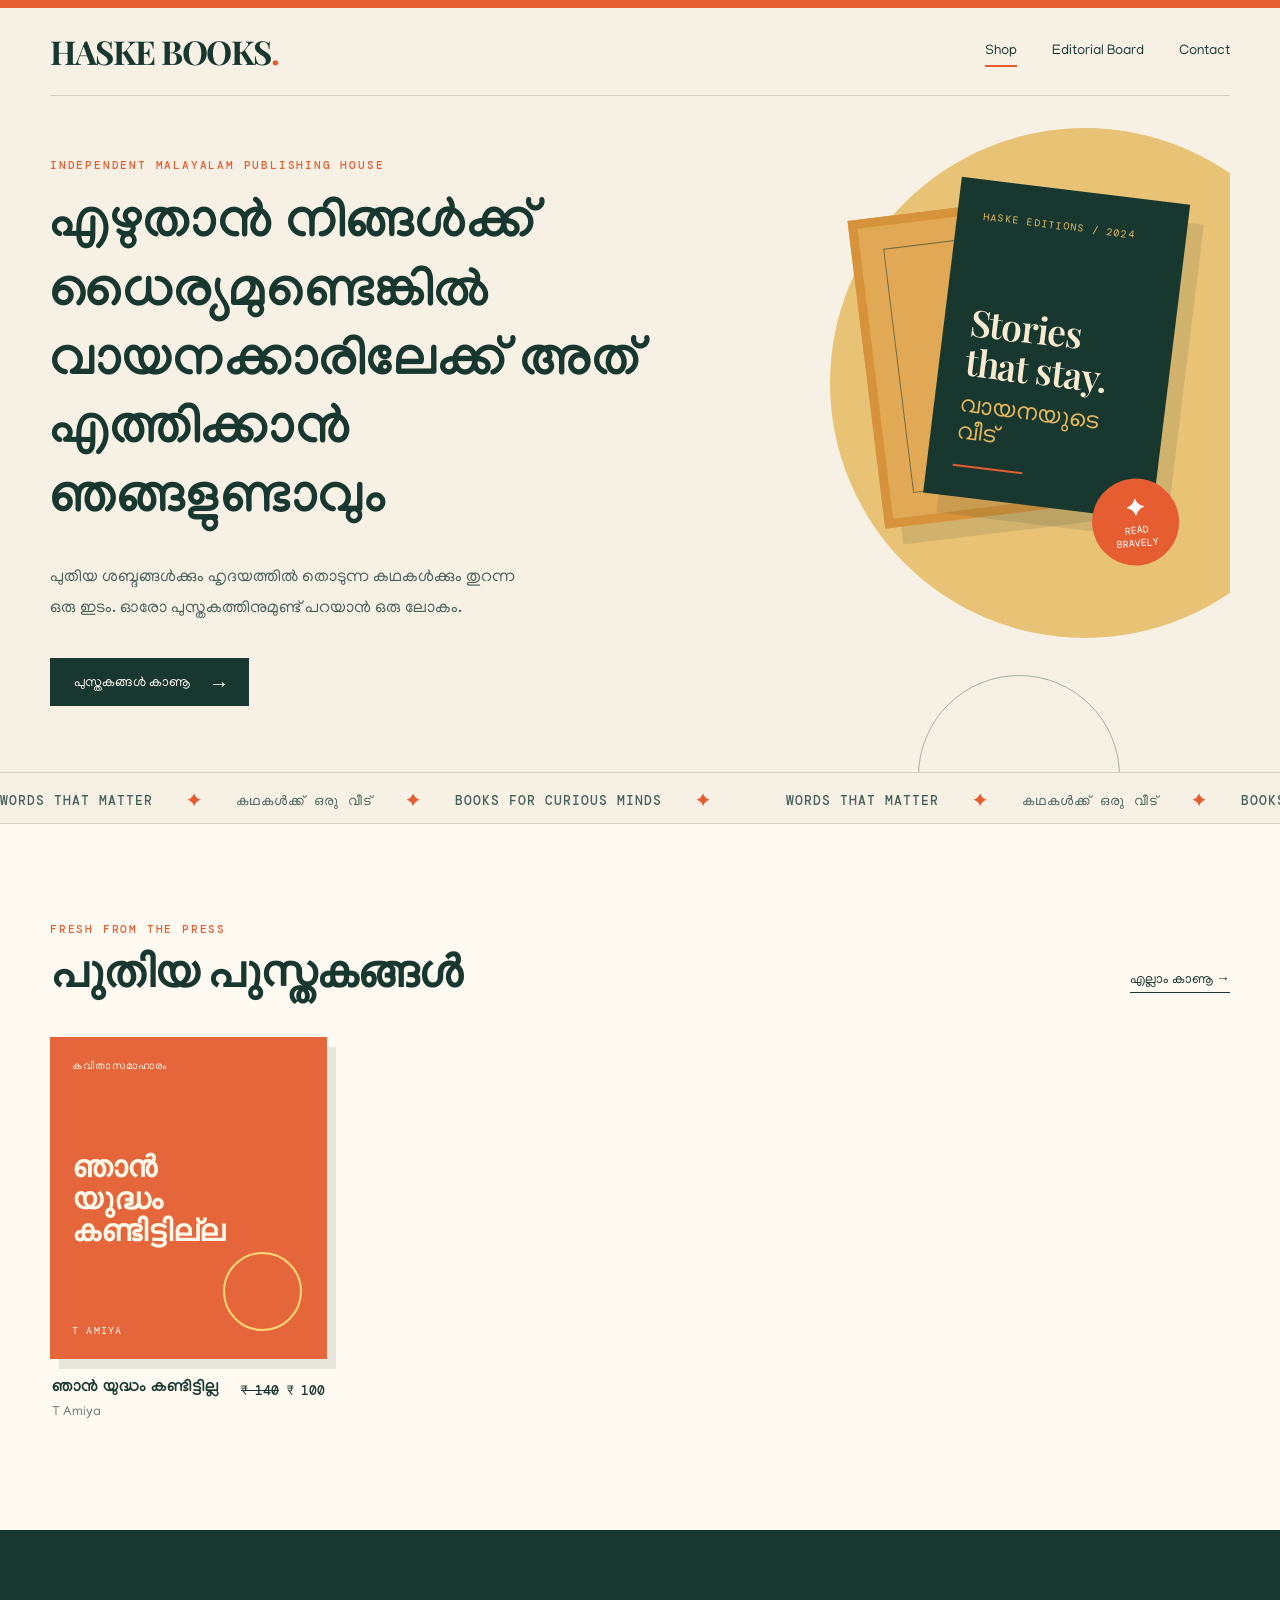
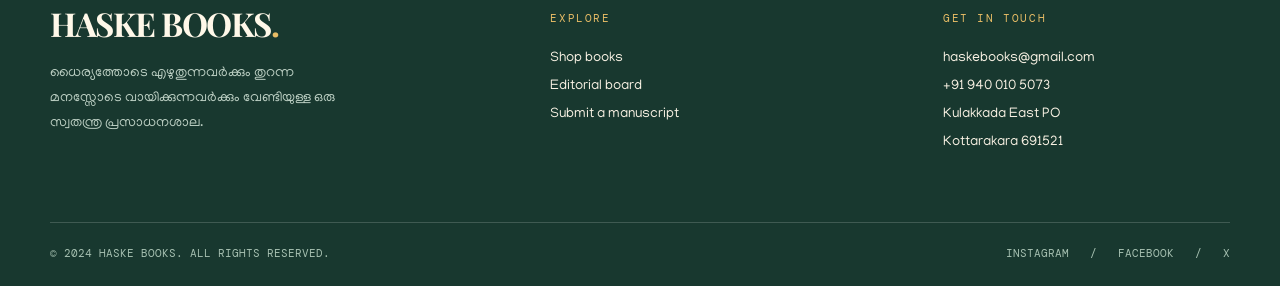
<file: index.html>
<!doctype html>
<html lang="ml">
  <head>
    <meta charset="UTF-8" />
    <meta name="viewport" content="width=device-width, initial-scale=1.0" />
    <title>Haske Books — കഥകൾക്ക് ഒരു വീട്</title>
    <link rel="preconnect" href="https://fonts.googleapis.com" />
    <link rel="preconnect" href="https://fonts.gstatic.com" crossorigin />
    <link
      href="https://fonts.googleapis.com/css2?family=DM+Mono:wght@400;500&family=Manjari:wght@400;700&family=Playfair+Display:ital,wght@0,500;0,600;0,700;1,500&display=swap"
      rel="stylesheet"
    />
    <link rel="stylesheet" href="style.css" />
    <script src="script.js" defer></script>
  </head>
  <body>
    <div class="topline"></div>
    <header class="shell">
      <nav>
        <a class="logo" href="#home">HASKE BOOKS<span>.</span></a>
        <div class="navlinks" id="primary-nav">
          <a class="active" href="#shop">Shop</a
          ><a href="editorial.html">Editorial Board</a
          ><a href="#contact">Contact</a>
        </div>
        <button
          class="menu-toggle"
          type="button"
          aria-label="Open navigation menu"
          aria-controls="primary-nav"
          aria-expanded="false"
        >
          ☰
        </button>
      </nav>
    </header>
    <main id="home">
      <section class="hero shell">
        <div class="hero-copy">
          <div class="eyebrow">Independent Malayalam publishing house</div>
          <h1>
            എഴുതാൻ നിങ്ങൾക്ക് ധൈര്യമുണ്ടെങ്കിൽ വായനക്കാരിലേക്ക് അത് എത്തിക്കാൻ
            ഞങ്ങളുണ്ടാവും
          </h1>
          <p>
            പുതിയ ശബ്ദങ്ങൾക്കും ഹൃദയത്തിൽ തൊടുന്ന കഥകൾക്കും തുറന്ന ഒരു ഇടം. ഓരോ
            പുസ്തകത്തിനുമുണ്ട് പറയാൻ ഒരു ലോകം.
          </p>
          <a href="#shop" class="button"
            >പുസ്തകങ്ങൾ കാണൂ <span class="arrow">→</span></a
          >
        </div>
        <div class="hero-art" aria-label="A stack of books">
          <div class="book-stack">
            <div class="back-book"></div>
            <div class="front-book">
              <small>HASKE EDITIONS / 2024</small
              ><strong>Stories<br />that stay.</strong><em>വായനയുടെ വീട്</em
              ><i></i>
            </div>
            <div class="stamp"><b>✦</b>READ<br />BRAVELY</div>
          </div>
        </div>
      </section>
      <div
        class="marquee"
        aria-label="Words that matter · കഥകൾക്ക് ഒരു വീട് · Books for curious minds"
      >
        <div class="marquee-track">
          <div class="marquee-content">
            WORDS THAT MATTER <span class="separator">✦</span> കഥകൾക്ക് ഒരു വീട്
            <span class="separator">✦</span> BOOKS FOR CURIOUS MINDS
            <span class="separator">✦</span>
          </div>
          <div class="marquee-content" aria-hidden="true">
            WORDS THAT MATTER <span class="separator">✦</span> കഥകൾക്ക് ഒരു വീട്
            <span class="separator">✦</span> BOOKS FOR CURIOUS MINDS
            <span class="separator">✦</span>
          </div>
        </div>
      </div>
      <section class="books" id="shop">
        <div class="shell">
          <div class="section-head">
            <div>
              <div class="eyebrow">Fresh from the press</div>
              <h2>പുതിയ പുസ്തകങ്ങൾ</h2>
            </div>
            <a class="view-all" href="#shop">എല്ലാം കാണൂ →</a>
          </div>
          <div class="books-grid">
            <a class="book-card" href="njnUdham.html"
              ><div class="cover one">
                <small>കവിതാസമാഹാരം</small>
                <div class="cover-title">ഞാൻ യുദ്ധം കണ്ടിട്ടില്ല</div>
                <small>T AMIYA</small>
              </div>
              <div class="book-meta">
                <div>
                  <h3>ഞാൻ യുദ്ധം കണ്ടിട്ടില്ല</h3>
                  <p>T Amiya</p>
                </div>
                <div class="price"><del>₹ 140</del> ₹ 100</div>
              </div></a
            >
            <!-- Future book cards
      <article class="book-card"><div class="cover two"><small>ESSAYS / 04</small><div class="cover-title">Notes from the Rain</div><small>R. ANAND</small></div><div class="book-meta"><div><h3>മഴക്കുറിപ്പുകൾ</h3><p>ആർ. ആനന്ദ്</p></div><div class="price">₹ 350</div></div></article>
      <article class="book-card"><div class="cover three"><small>POETRY / 11</small><div class="cover-title">Between<br>Two Seas</div><small>MAYA S.</small></div><div class="book-meta"><div><h3>രണ്ട് കടലുകൾക്കിടയിൽ</h3><p>മായ എസ്.</p></div><div class="price">₹ 299</div></div></article>
      <article class="book-card"><div class="cover four"><small>TRANSLATION / 07</small><div class="cover-title">A Room<br>of Mangoes</div><small>N. VINOD</small></div><div class="book-meta"><div><h3>മാമ്പഴങ്ങളുടെ മുറി</h3><p>എൻ. വിനോദ്</p></div><div class="price">₹ 420</div></div></article>
      -->
          </div>
        </div>
      </section>
    </main>
    <footer id="contact">
      <div class="shell">
        <div class="footer-main">
          <div class="footer-intro">
            <a class="logo" href="#home">HASKE BOOKS<span>.</span></a>
            <p>
              ധൈര്യത്തോടെ എഴുതുന്നവർക്കും തുറന്ന മനസ്സോടെ വായിക്കുന്നവർക്കും
              വേണ്ടിയുള്ള ഒരു സ്വതന്ത്ര പ്രസാധനശാല.
            </p>
          </div>
          <div class="footer-col" id="board">
            <h4>EXPLORE</h4>
            <a href="#shop">Shop books</a
            ><a href="editorial.html">Editorial board</a
            ><a href="#home">Submit a manuscript</a>
          </div>
          <div class="footer-col">
            <h4>GET IN TOUCH</h4>
            <p>haskebooks@gmail.com</p>
            <p>+91 940 010 5073</p>
            <p>Kulakkada East PO<br />Kottarakara 691521</p>
          </div>
        </div>
        <div class="footer-bottom">
          <span>© 2024 HASKE BOOKS. ALL RIGHTS RESERVED.</span
          ><span
            ><a
              href="https://www.instagram.com/haskebooks?utm_source=ig_web_button_share_sheet&amp;stkn=ZDNlZDc0MzIxNw=="
              target="_blank"
              rel="noopener noreferrer"
              >INSTAGRAM</a
            >
            &nbsp; / &nbsp;
            <a
              href="https://www.facebook.com/HASKE.Foundation"
              target="_blank"
              rel="noopener noreferrer"
              >FACEBOOK</a
            >
            &nbsp; / &nbsp; X</span
          >
        </div>
      </div>
    </footer>
  </body>
</html>
</file>
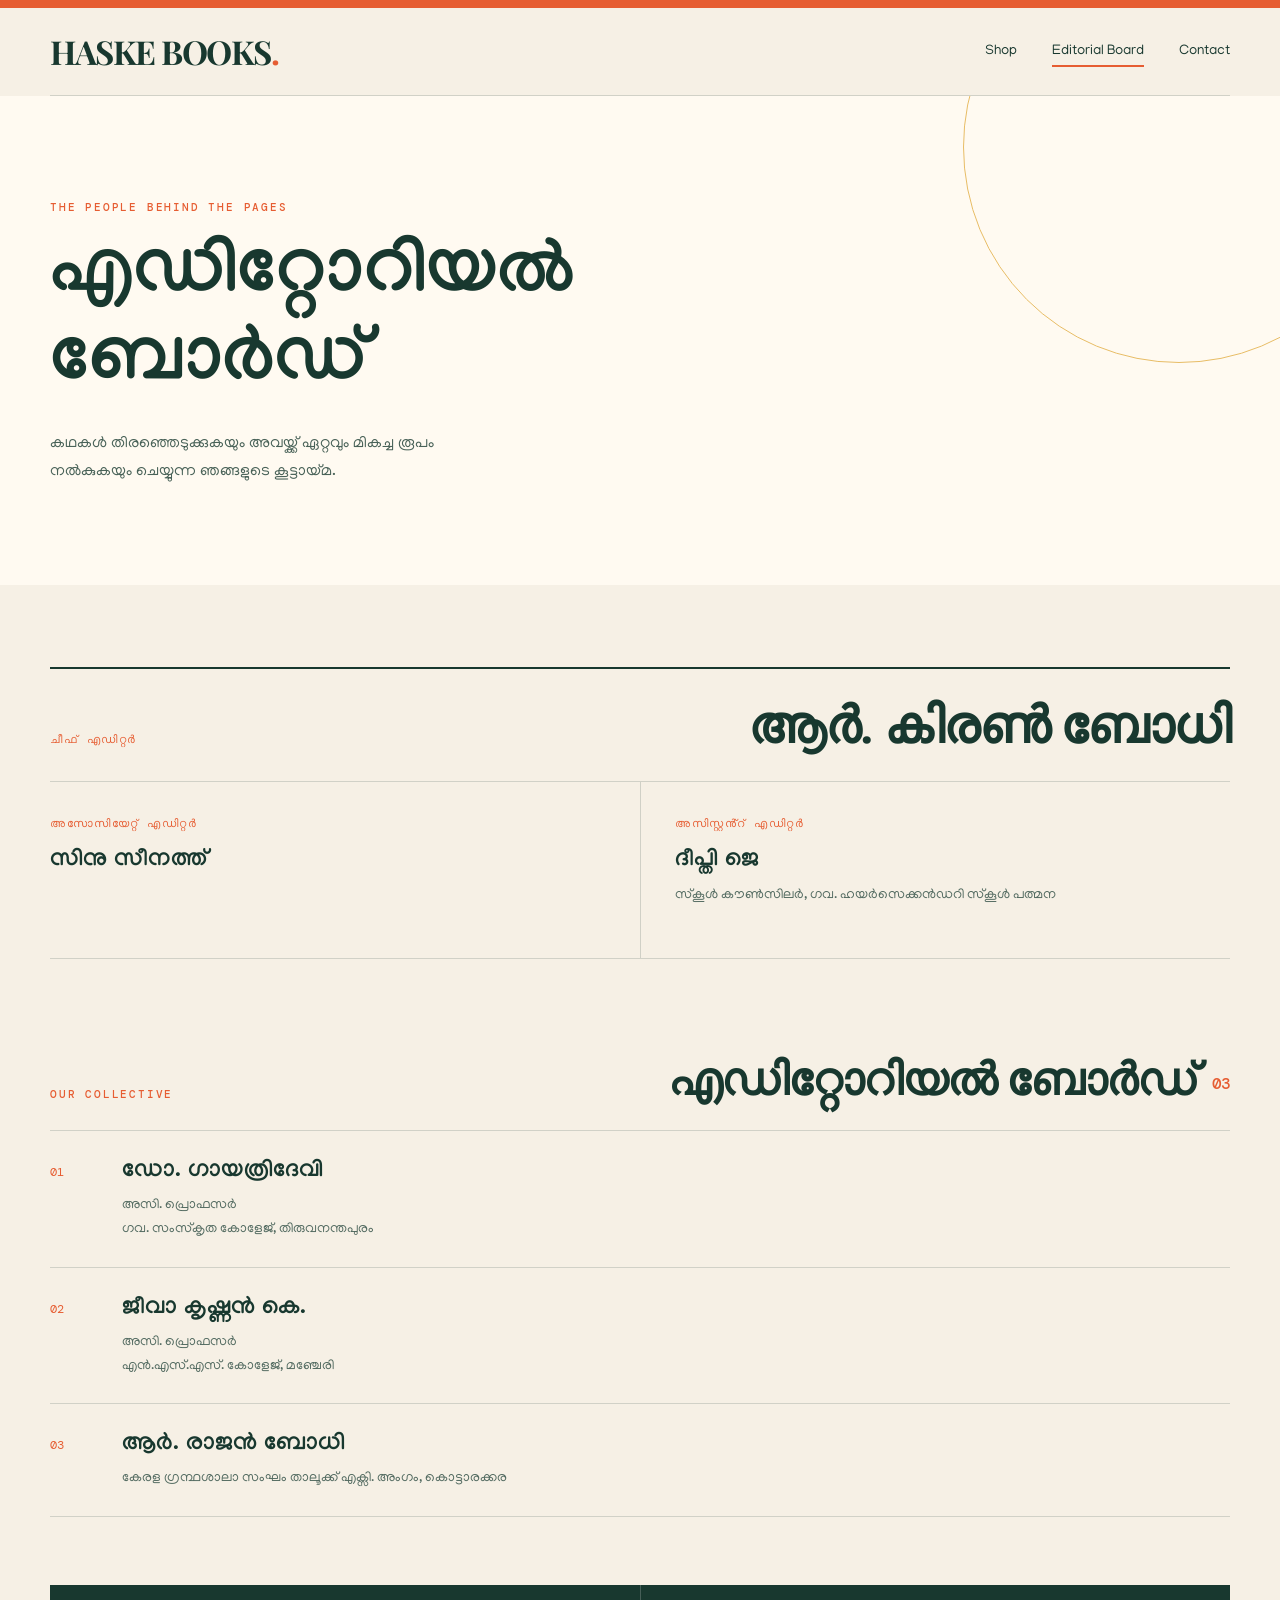
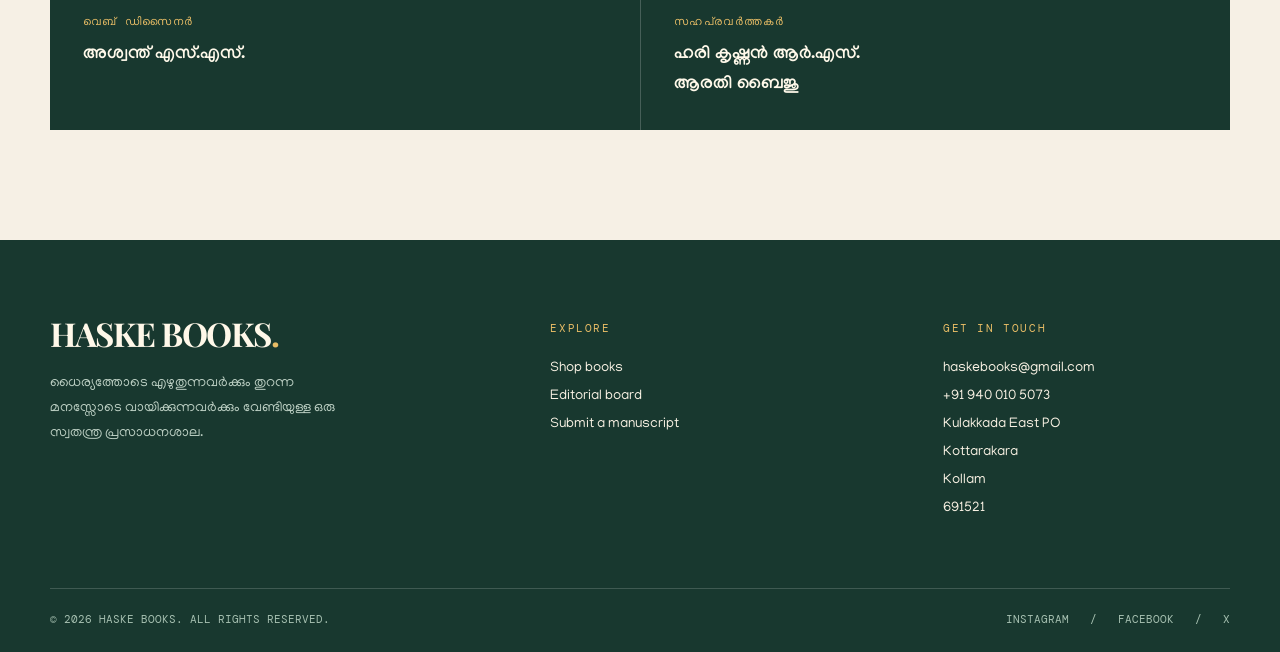
<file: editorial.html>
<!doctype html>
<html lang="ml">
  <head>
    <meta charset="UTF-8" />
    <meta name="viewport" content="width=device-width, initial-scale=1.0" />
    <title>Editorial Board — Haske Books</title>
    <link rel="preconnect" href="https://fonts.googleapis.com" />
    <link rel="preconnect" href="https://fonts.gstatic.com" crossorigin />
    <link
      href="https://fonts.googleapis.com/css2?family=DM+Mono:wght@400;500&family=Manjari:wght@400;700&family=Playfair+Display:ital,wght@0,500;0,600;0,700;1,500&display=swap"
      rel="stylesheet"
    />
    <link rel="stylesheet" href="style.css" />
    <script src="script.js" defer></script>
  </head>
  <body>
    <div class="topline"></div>
    <header class="shell">
      <nav>
        <a class="logo" href="index.html">HASKE BOOKS<span>.</span></a>
        <div class="navlinks" id="primary-nav">
          <a href="index.html#shop">Shop</a>
          <a class="active" href="editorial.html">Editorial Board</a>
          <a href="index.html#contact">Contact</a>
        </div>
        <button
          class="menu-toggle"
          type="button"
          aria-label="Open navigation menu"
          aria-controls="primary-nav"
          aria-expanded="false"
        >
          ☰
        </button>
      </nav>
    </header>

    <main>
      <section class="editorial-hero">
        <div class="shell">
          <div class="eyebrow">The people behind the pages</div>
          <h1>എഡിറ്റോറിയൽ<br />ബോർഡ്</h1>
          <p>
            കഥകൾ തിരഞ്ഞെടുക്കുകയും അവയ്ക്ക് ഏറ്റവും മികച്ച രൂപം നൽകുകയും
            ചെയ്യുന്ന ഞങ്ങളുടെ കൂട്ടായ്മ.
          </p>
        </div>
      </section>

      <section class="editorial-list shell">
        <article class="team-feature">
          <div class="role">ചീഫ് എഡിറ്റർ</div>
          <h2>ആർ. കിരൺ ബോധി</h2>
        </article>

        <div class="team-grid">
          <article class="team-card">
            <div class="role">അസോസിയേറ്റ് എഡിറ്റർ</div>
            <h3>സിനു സീനത്ത്</h3>
          </article>
          <article class="team-card">
            <div class="role">അസിസ്റ്റൻ്റ് എഡിറ്റർ</div>
            <h3>ദീപ്തി ജെ</h3>
            <p>സ്കൂൾ കൗൺസിലർ, ഗവ. ഹയർസെക്കൻഡറി സ്കൂൾ പത്മന</p>
          </article>
        </div>

        <section class="board-members">
          <div class="board-heading">
            <div class="eyebrow">Our collective</div>
            <h2>എഡിറ്റോറിയൽ ബോർഡ് <span>03</span></h2>
          </div>
          <ol>
            <li>
              <span class="number">01</span>
              <div>
                <h3>ഡോ. ഗായത്രിദേവി</h3>
                <p>അസി. പ്രൊഫസർ<br />ഗവ. സംസ്കൃത കോളേജ്, തിരുവനന്തപുരം</p>
              </div>
            </li>
            <li>
              <span class="number">02</span>
              <div>
                <h3>ജീവാ കൃഷ്ണൻ കെ.</h3>
                <p>അസി. പ്രൊഫസർ<br />എൻ.എസ്.എസ്. കോളേജ്, മഞ്ചേരി</p>
              </div>
            </li>
            <li>
              <span class="number">03</span>
              <div>
                <h3>ആർ. രാജൻ ബോധി</h3>
                <p>കേരള ഗ്രന്ഥശാലാ സംഘം താലൂക്ക് എക്സി. അംഗം, കൊട്ടാരക്കര</p>
              </div>
            </li>
          </ol>
        </section>

        <section class="credits">
          <div><span>വെബ് ഡിസൈനർ</span><strong>അശ്വന്ത് എസ്.എസ്.</strong></div>
          <div>
            <span>സഹപ്രവർത്തകർ</span
            ><strong>ഹരി കൃഷ്ണൻ ആർ.എസ്.<br />ആരതി ബൈജു</strong>
          </div>
        </section>
      </section>
    </main>

    <footer id="contact">
      <div class="shell">
        <div class="footer-main">
          <div class="footer-intro">
            <a class="logo" href="index.html">HASKE BOOKS<span>.</span></a>
            <p>
              ധൈര്യത്തോടെ എഴുതുന്നവർക്കും തുറന്ന മനസ്സോടെ വായിക്കുന്നവർക്കും
              വേണ്ടിയുള്ള ഒരു സ്വതന്ത്ര പ്രസാധനശാല.
            </p>
          </div>
          <div class="footer-col">
            <h4>EXPLORE</h4>
            <a href="index.html#shop">Shop books</a
            ><a href="editorial.html">Editorial board</a
            ><a href="index.html#home">Submit a manuscript</a>
          </div>
          <div class="footer-col">
            <h4>GET IN TOUCH</h4>
            <p>haskebooks@gmail.com</p>
            <p>+91 940 010 5073</p>
            <p>Kulakkada East PO<br />Kottarakara<br />Kollam<br />691521</p>
          </div>
        </div>
        <div class="footer-bottom">
          <span>© 2026 HASKE BOOKS. ALL RIGHTS RESERVED.</span
          ><span
            ><a
              href="https://www.instagram.com/haskebooks?utm_source=ig_web_button_share_sheet&amp;stkn=ZDNlZDc0MzIxNw=="
              target="_blank"
              rel="noopener noreferrer"
              >INSTAGRAM</a
            >
            &nbsp; / &nbsp;
            <a
              href="https://www.facebook.com/HASKE.Foundation"
              target="_blank"
              rel="noopener noreferrer"
              >FACEBOOK</a
            >
            &nbsp; / &nbsp; X</span
          >
        </div>
      </div>
    </footer>
  </body>
</html>
</file>
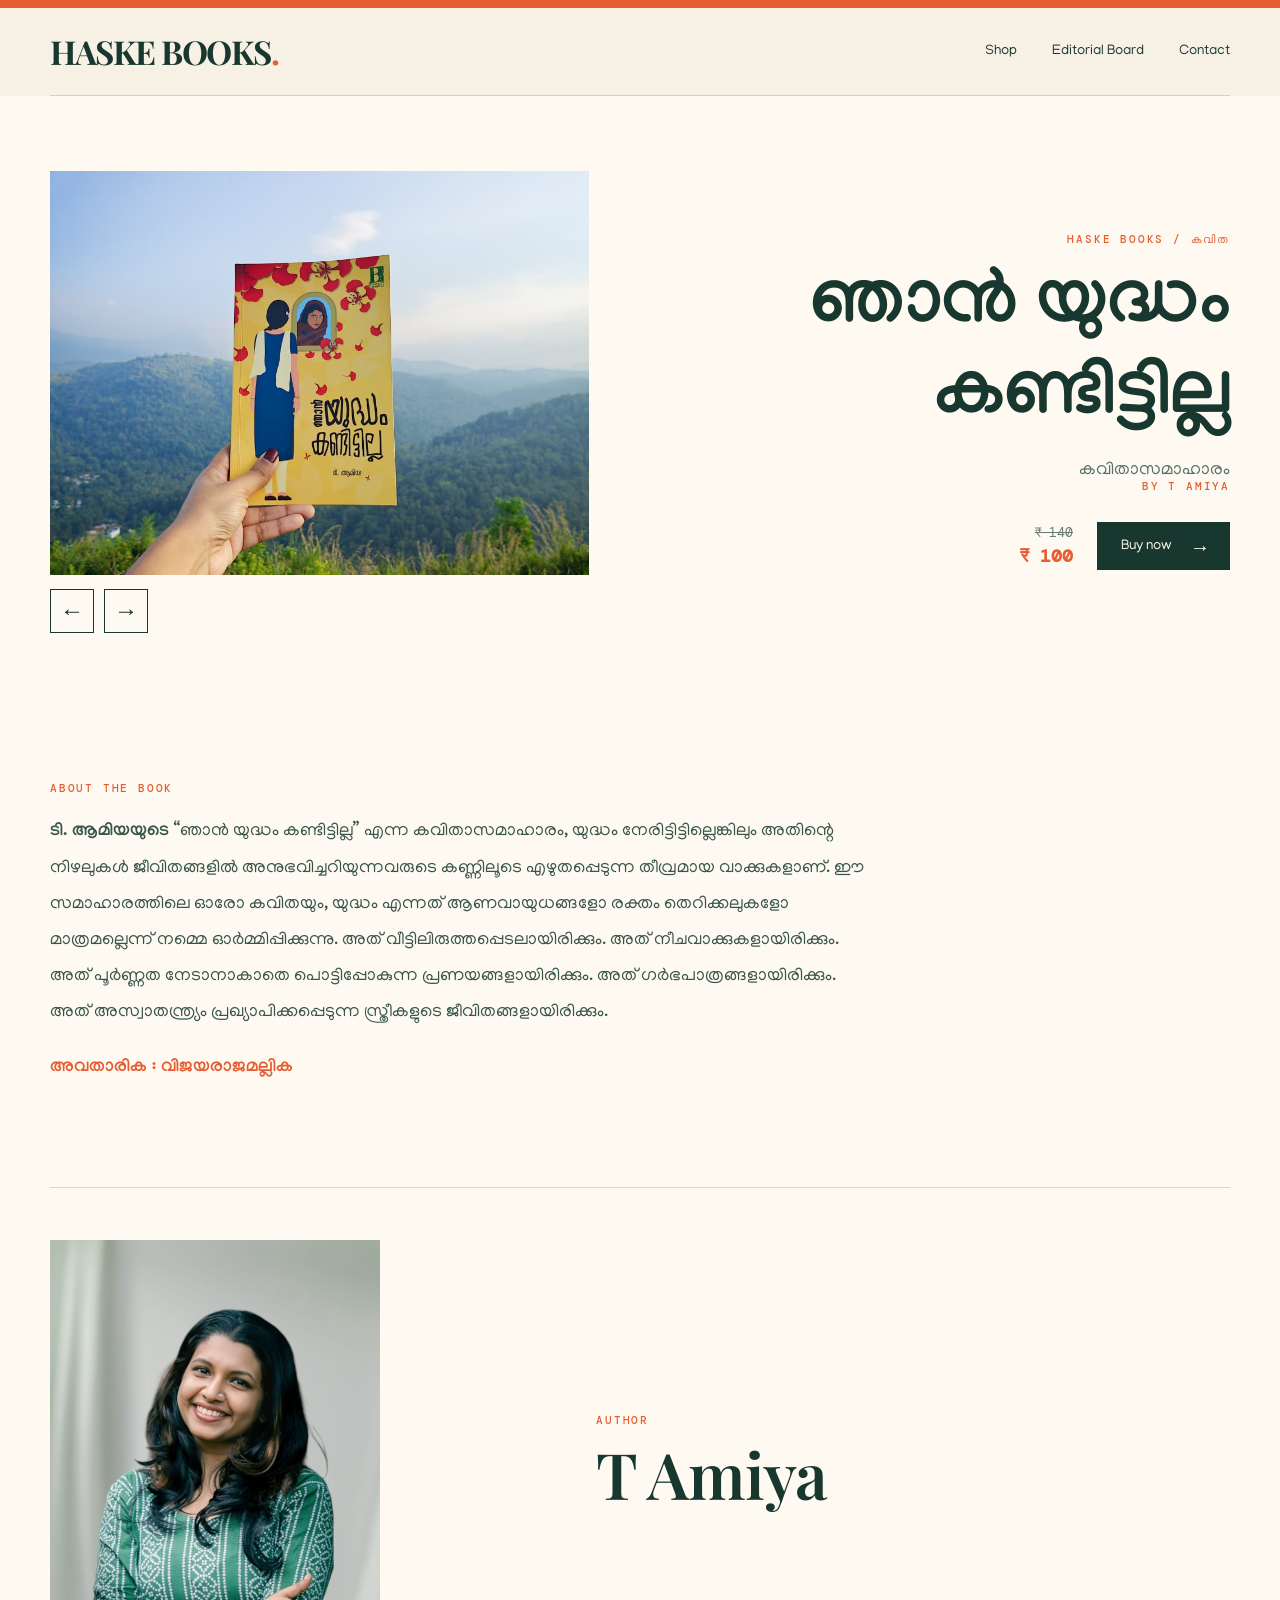
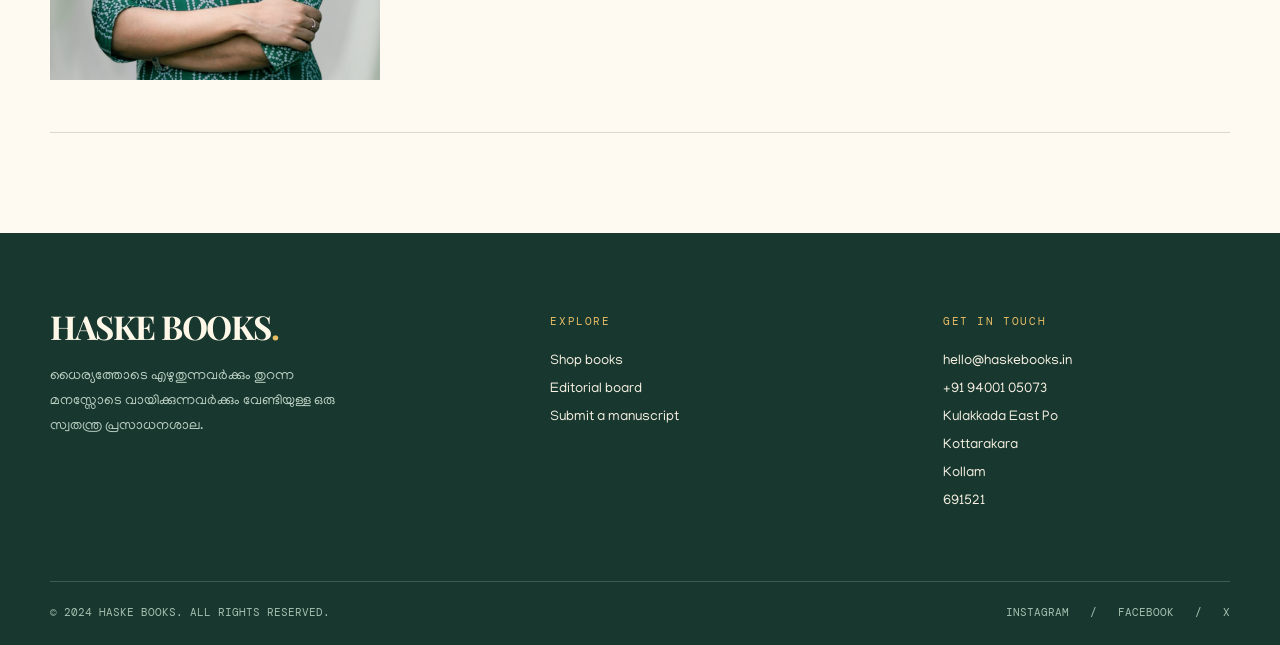
<file: njnUdham.html>
<!doctype html>
<html lang="ml">
<head>
  <meta charset="UTF-8" />
  <meta name="viewport" content="width=device-width, initial-scale=1.0" />
  <title>ഞാൻ യുദ്ധം കണ്ടിട്ടില്ല — Haske Books</title>
  <link rel="preconnect" href="https://fonts.googleapis.com">
  <link rel="preconnect" href="https://fonts.gstatic.com" crossorigin>
  <link href="https://fonts.googleapis.com/css2?family=DM+Mono:wght@400;500&family=Manjari:wght@400;700&family=Playfair+Display:ital,wght@0,500;0,600;0,700;1,500&display=swap" rel="stylesheet">
  <link rel="stylesheet" href="style.css">
  <script src="script.js" defer></script>
</head>
<body>
  <div class="topline"></div>
  <header class="shell"><nav><a class="logo" href="index.html">HASKE BOOKS<span>.</span></a><div class="navlinks" id="primary-nav"><a href="index.html#shop">Shop</a><a href="editorial.html">Editorial Board</a><a href="index.html#contact">Contact</a></div><button class="menu-toggle" type="button" aria-label="Open navigation menu" aria-controls="primary-nav" aria-expanded="false">☰</button></nav></header>

  <main class="book-page">
    <section class="book-page-hero shell">
      <div class="book-page-gallery" aria-label="ഞാൻ യുദ്ധം കണ്ടിട്ടില്ല product images">
        <div class="product-gallery">
          <figure><img src="images/Udham%20Book%20images/UdhamHoldingbookHandIntoWild.jpeg" alt="ഞാൻ യുദ്ധം കണ്ടിട്ടില്ല held outdoors" /></figure>
          <figure><img src="images/Udham%20Book%20images/UdhamFrontLeftAlighn.jpeg" alt="Front cover of ഞാൻ യുദ്ധം കണ്ടിട്ടില്ല" /></figure>
          <figure><img src="images/Udham%20Book%20images/UdhamCoverBothSides.jpeg" alt="Front and back covers of ഞാൻ യുദ്ധം കണ്ടിട്ടില്ല" /></figure>
          <figure><img src="images/Udham%20Book%20images/UdhamCenteralignHoldingintoGreenary.jpeg" alt="ഞാൻ യുദ്ധം കണ്ടിട്ടില്ല held among greenery" /></figure>
        </div>
        <div class="gallery-controls"><button class="gallery-arrow" type="button" data-gallery-direction="-1" aria-label="Show previous images">←</button><button class="gallery-arrow" type="button" data-gallery-direction="1" aria-label="Show next images">→</button></div>
      </div>
      <div class="book-page-heading">
        <div class="eyebrow">HASKE BOOKS / കവിത</div>
        <h1>ഞാൻ യുദ്ധം കണ്ടിട്ടില്ല</h1>
        <p>കവിതാസമാഹാരം</p>
        <div class="eyebrow">By T Amiya</div>
        <div class="book-purchase"><div class="book-price"><del>₹ 140</del><strong>₹ 100</strong></div><a class="button" href="#contact">Buy now <span class="arrow">→</span></a></div>
      </div>
    </section>

    <article class="book-description shell">
      <div class="eyebrow">ABOUT THE BOOK</div>
      <p><strong>ടി. ആമിയയുടെ</strong> “ഞാൻ യുദ്ധം കണ്ടിട്ടില്ല” എന്ന കവിതാസമാഹാരം, യുദ്ധം നേരിട്ടിട്ടില്ലെങ്കിലും അതിന്റെ നിഴലുകൾ ജീവിതങ്ങളിൽ അനുഭവിച്ചറിയുന്നവരുടെ കണ്ണിലൂടെ എഴുതപ്പെടുന്ന തീവ്രമായ വാക്കുകളാണ്. ഈ സമാഹാരത്തിലെ ഓരോ കവിതയും, യുദ്ധം എന്നത് ആണവായുധങ്ങളോ രക്തം തെറിക്കലുകളോ മാത്രമല്ലെന്ന് നമ്മെ ഓർമ്മിപ്പിക്കുന്നു. അത് വീട്ടിലിരുത്തപ്പെടലായിരിക്കും. അത് നീചവാക്കുകളായിരിക്കും. അത് പൂർണ്ണത നേടാനാകാതെ പൊട്ടിപ്പോകുന്ന പ്രണയങ്ങളായിരിക്കും. അത് ഗർഭപാത്രങ്ങളായിരിക്കും. അത് അസ്വാതന്ത്ര്യം പ്രഖ്യാപിക്കപ്പെടുന്ന സ്ത്രീകളുടെ ജീവിതങ്ങളായിരിക്കും.</p>
      <p class="book-introduction">അവതാരിക : വിജയരാജമല്ലിക</p>
      
    </article>

    <section class="author-section">
      <div class="author-feature shell">
        <img src="images/T Amiya.jpeg" alt="T Amiya" />
        <div class="author-copy">
          <div class="eyebrow">AUTHOR</div>
          <h2>T Amiya</h2>
        </div>
      </div>
    </section>
  </main>

  <footer id="contact"><div class="shell"><div class="footer-main"><div class="footer-intro"><a class="logo" href="index.html">HASKE BOOKS<span>.</span></a><p>ധൈര്യത്തോടെ എഴുതുന്നവർക്കും തുറന്ന മനസ്സോടെ വായിക്കുന്നവർക്കും വേണ്ടിയുള്ള ഒരു സ്വതന്ത്ര പ്രസാധനശാല.</p></div><div class="footer-col"><h4>EXPLORE</h4><a href="index.html#shop">Shop books</a><a href="editorial.html">Editorial board</a><a href="index.html#home">Submit a manuscript</a></div><div class="footer-col"><h4>GET IN TOUCH</h4><p>hello@haskebooks.in</p><p>+91 94001 05073</p><p>Kulakkada East Po<br>Kottarakara<br>Kollam<br>691521</p></div></div><div class="footer-bottom"><span>© 2024 HASKE BOOKS. ALL RIGHTS RESERVED.</span><span>INSTAGRAM &nbsp; / &nbsp; FACEBOOK &nbsp; / &nbsp; X</span></div></div></footer>
</body>
</html>
</file>
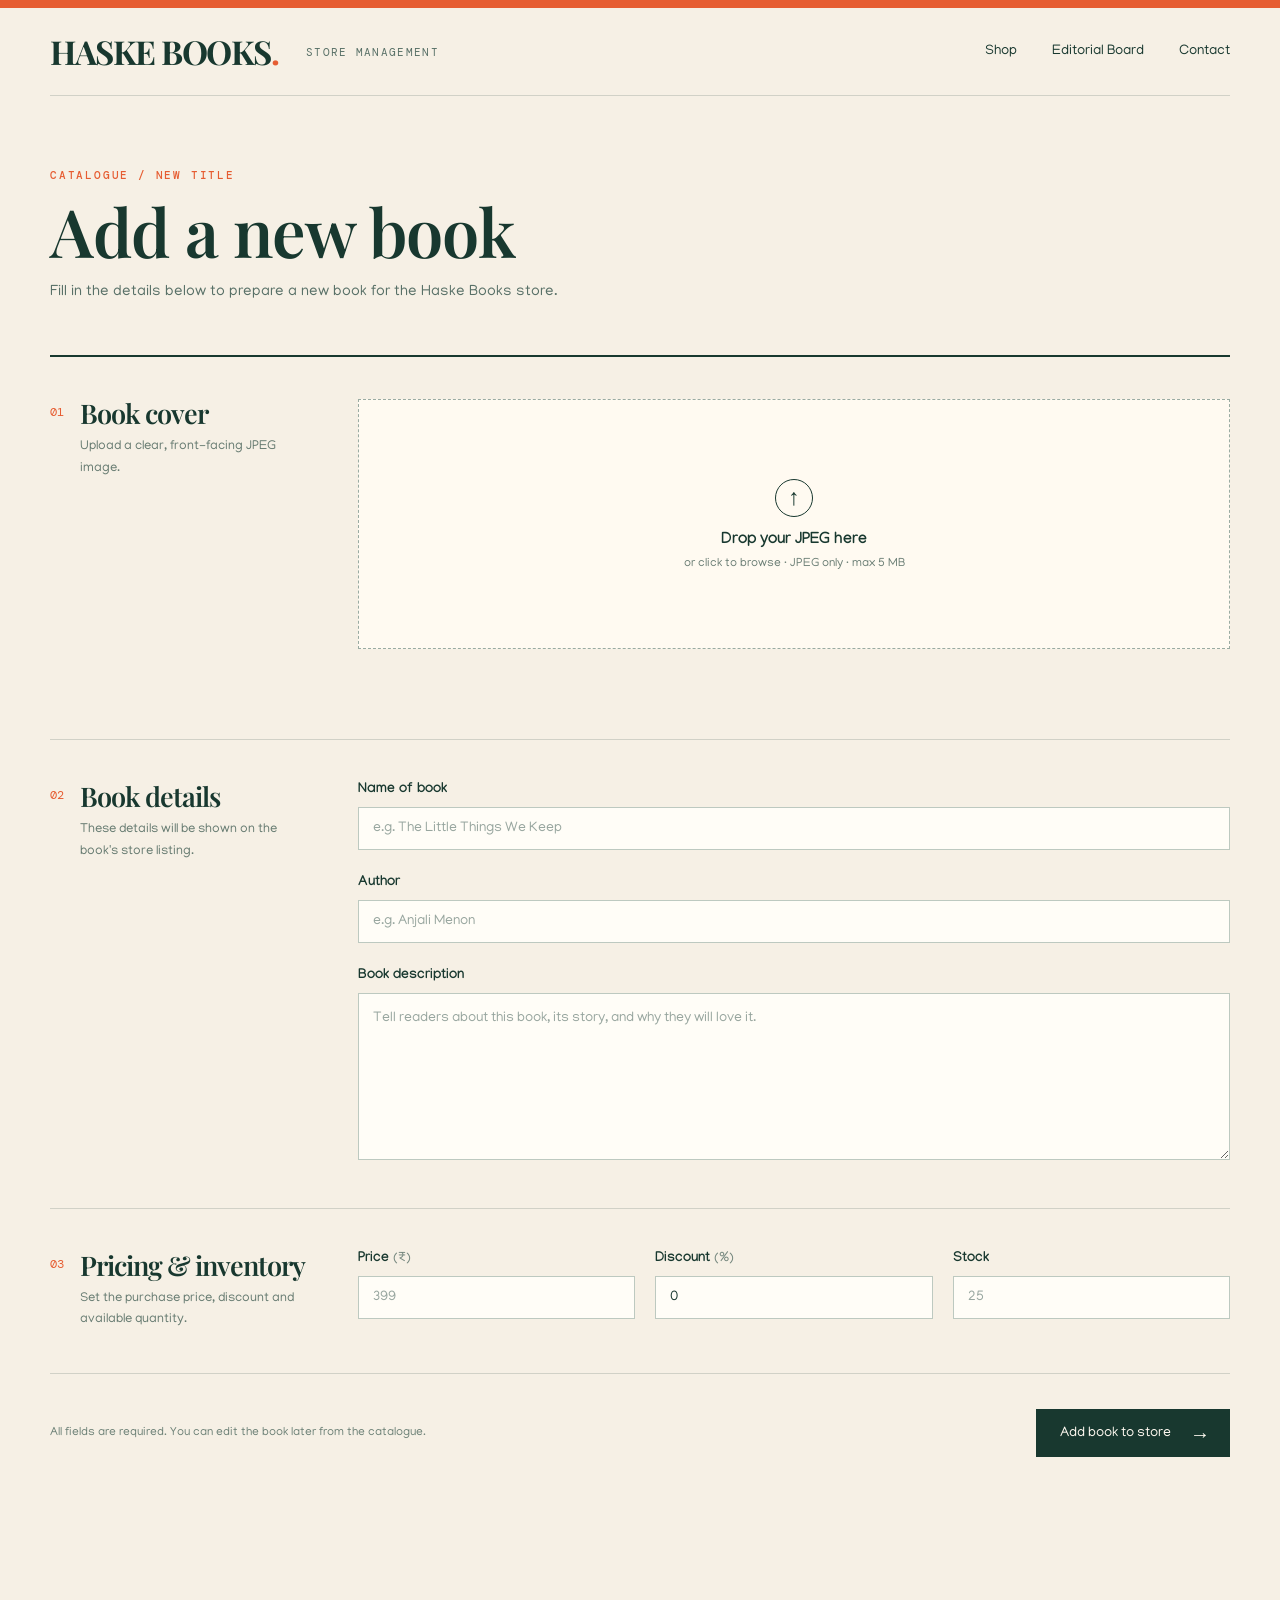
<file: storemanagment.html>
<!doctype html>
<html lang="en">
<head>
  <meta charset="UTF-8" />
  <meta name="viewport" content="width=device-width, initial-scale=1.0" />
  <title>Add a Book — Haske Books</title>
  <link rel="preconnect" href="https://fonts.googleapis.com">
  <link rel="preconnect" href="https://fonts.gstatic.com" crossorigin>
  <link href="https://fonts.googleapis.com/css2?family=DM+Mono:wght@400;500&family=Manjari:wght@400;700&family=Playfair+Display:ital,wght@0,500;0,600;0,700;1,500&display=swap" rel="stylesheet">
  <link rel="stylesheet" href="style.css">
  <script src="script.js" defer></script>
</head>
<body>
  <div class="topline"></div>
  <header class="shell admin-header">
    <nav>
      <a class="logo" href="index.html">HASKE BOOKS<span>.</span></a>
      <span class="admin-label">STORE MANAGEMENT</span>
      <div class="navlinks" id="primary-nav">
        <a href="index.html#shop">Shop</a>
        <a href="editorial.html">Editorial Board</a>
        <a href="index.html#contact">Contact</a>
      </div>
      <button class="menu-toggle" type="button" aria-label="Open navigation menu" aria-controls="primary-nav" aria-expanded="false">☰</button>
    </nav>
  </header>

  <main class="admin-page shell">
    <div class="admin-intro">
      <div class="eyebrow">Catalogue / new title</div>
      <h1>Add a new book</h1>
      <p>Fill in the details below to prepare a new book for the Haske Books store.</p>
    </div>

    <form class="book-form" id="book-form" enctype="multipart/form-data">
      <section class="form-section upload-section">
        <div class="form-section-heading">
          <span class="step">01</span>
          <div><h2>Book cover</h2><p>Upload a clear, front-facing JPEG image.</p></div>
        </div>
        <label class="upload-zone" for="book-image">
          <input id="book-image" name="book-image" type="file" accept="image/jpeg,.jpg,.jpeg" required>
          <span class="upload-icon">↑</span>
          <strong>Drop your JPEG here</strong>
          <small>or click to browse · JPEG only · max 5 MB</small>
          <img id="cover-preview" alt="Selected book cover preview" hidden>
        </label>
        <p class="upload-message" id="upload-message" aria-live="polite"></p>
      </section>

      <section class="form-section">
        <div class="form-section-heading">
          <span class="step">02</span>
          <div><h2>Book details</h2><p>These details will be shown on the book's store listing.</p></div>
        </div>
        <div class="form-fields">
          <label class="field full"><span>Name of book</span><input name="book-name" type="text" placeholder="e.g. The Little Things We Keep" required></label>
          <label class="field full"><span>Author</span><input name="author" type="text" placeholder="e.g. Anjali Menon" required></label>
          <label class="field full"><span>Book description</span><textarea name="description" rows="6" placeholder="Tell readers about this book, its story, and why they will love it." required></textarea></label>
        </div>
      </section>

      <section class="form-section">
        <div class="form-section-heading">
          <span class="step">03</span>
          <div><h2>Pricing & inventory</h2><p>Set the purchase price, discount and available quantity.</p></div>
        </div>
        <div class="form-fields pricing-fields">
          <label class="field"><span>Price <em>(₹)</em></span><input name="price" type="number" min="0" step="1" placeholder="399" required></label>
          <label class="field"><span>Discount <em>(%)</em></span><input name="discount" type="number" min="0" max="100" step="1" value="0" required></label>
          <label class="field"><span>Stock</span><input name="stock" type="number" min="0" step="1" placeholder="25" required></label>
        </div>
      </section>

      <div class="form-actions">
        <p>All fields are required. You can edit the book later from the catalogue.</p>
        <button class="button" type="submit">Add book to store <span class="arrow">→</span></button>
      </div>
    </form>
  </main>

  <div class="toast" id="form-toast" role="status" aria-live="polite">Book details saved successfully.</div>
</body>
</html>
</file>
<file: style.css>
:root { --ink:#18382f; --paper:#f6f0e5; --cream:#fffaf1; --orange:#e65d32; --gold:#e8bd66; --line:rgba(24,56,47,.17); }
* { box-sizing:border-box; }
html { scroll-behavior:smooth; }
body { margin:0; color:var(--ink); background:var(--paper); font-family:Manjari, sans-serif; }
a { color:inherit; text-decoration:none; }
.shell { width:min(1180px, calc(100% - 48px)); margin:auto; }
.topline { height:8px; background:var(--orange); }
nav { height:88px; display:flex; align-items:center; justify-content:space-between; border-bottom:1px solid var(--line); position:relative; }
.logo { font:700 33px/1 'Playfair Display', serif; letter-spacing:-1.5px; }
.logo span { color:var(--orange); }
.navlinks { display:flex; gap:35px; align-items:center; font-size:14px; }
.navlinks a { padding:8px 0; position:relative; }
.navlinks a.active:after { content:""; position:absolute; left:0; right:0; bottom:0; height:2px; background:var(--orange); }
.menu-toggle { display:none; border:0; background:transparent; color:var(--ink); cursor:pointer; padding:5px 0 5px 8px; font:26px/1 Arial,sans-serif; }
@media (max-width:850px) { .navlinks { display:none; position:absolute; z-index:10; top:calc(100% + 10px); right:0; min-width:210px; padding:15px 18px; flex-direction:column; align-items:flex-start; gap:13px; background:var(--cream); border:1px solid var(--line); box-shadow:8px 8px 0 rgba(24,56,47,.1); } .navlinks.is-open { display:flex; } .menu-toggle { display:block; } .admin-header .admin-label { display:none; } }
.hero { min-height:537px; position:relative; overflow:hidden; display:grid; grid-template-columns:1.1fr .9fr; align-items:center; }
.hero:before { content:""; position:absolute; width:510px; height:510px; border-radius:50%; background:var(--gold); right:-110px; top:32px; opacity:.88; }
.hero:after { content:""; position:absolute; width:200px; height:200px; border:1px solid var(--ink); border-radius:50%; right:110px; bottom:-105px; opacity:.35; }
.hero-copy { position:relative; z-index:1; padding:64px 0 66px; }
.eyebrow { font:500 11px/1 'DM Mono', monospace; letter-spacing:1.8px; color:var(--orange); text-transform:uppercase; }
h1 { max-width:660px; margin:23px 0 25px; font-size:clamp(37px,4.3vw,62px); line-height:1.25; letter-spacing:-.8px; font-weight:700; }
.hero-copy p { max-width:485px; margin:0 0 34px; color:#496258; font-size:17px; line-height:1.8; }
.button { display:inline-flex; align-items:center; gap:19px; background:var(--ink); color:#fffaf1; padding:15px 20px 13px 24px; font-size:14px; transition:.2s transform,.2s background; }
.button:hover { transform:translateY(-3px); background:var(--orange); }
.arrow { font:20px/1 Arial; }
.hero-art { z-index:1; position:relative; height:100%; min-height:400px; }
.book-stack { position:absolute; width:315px; height:390px; right:55px; top:77px; transform:rotate(7deg); }
.back-book,.front-book { position:absolute; box-shadow:16px 18px 0 rgba(24,56,47,.12); }
.back-book { width:225px; height:310px; background:#e1a955; top:38px; left:5px; transform:rotate(-14deg); border:9px solid #d7933b; }
.back-book:after { content:""; position:absolute; inset:23px; border:1px solid rgba(24,56,47,.55); }
.front-book { background:var(--ink); width:230px; height:318px; right:6px; top:12px; padding:30px 26px; color:#f7ead1; display:flex; flex-direction:column; }
.front-book small { font:10px 'DM Mono',monospace; letter-spacing:1.3px; color:#e8bd66; }
.front-book strong { margin-top:auto; font:600 37px/1.1 'Playfair Display',serif; letter-spacing:-1px; }
.front-book em { font:500 23px/1.15 'Playfair Display',serif; color:#e6b85b; margin-top:8px; }
.front-book i { width:70px; height:2px; background:var(--orange); margin-top:22px; }
.stamp { position:absolute; width:87px; height:87px; right:-22px; bottom:13px; border-radius:50%; background:var(--orange); color:white; display:grid; place-content:center; text-align:center; font:10px/1.35 'DM Mono',monospace; transform:rotate(-12deg); }
.stamp b { font-size:22px; }
.marquee { border-top:1px solid var(--line); border-bottom:1px solid var(--line); overflow:hidden; padding:15px 0 11px; font:500 13px 'DM Mono',monospace; color:#466258; letter-spacing:1px; }
.marquee-track { display:flex; width:max-content; animation:marquee-scroll 24s linear infinite; will-change:transform; }
.marquee-content { display:block; flex:none; white-space:nowrap; padding-right:50px; }
.marquee .separator { margin:0 25px; color:var(--orange); font-size:18px; vertical-align:-1px; }
@keyframes marquee-scroll { to { transform:translateX(-50%); } }
@media (prefers-reduced-motion:reduce) { .marquee-track { animation:none; } }
.books { padding:100px 0 110px; background:var(--cream); }
.book-page { background:var(--cream); }
.book-page-hero { min-height:500px; display:grid; grid-template-columns:repeat(2, minmax(0, 1fr)); align-items:center; gap:clamp(40px, 8vw, 130px); padding:75px 0; }
.book-page-heading { max-width:720px; text-align:right; }
.book-page-heading h1 { margin:20px 0 14px; max-width:none; font:700 clamp(42px,6vw,78px)/1.18 Manjari,sans-serif; letter-spacing:-1.5px; }
.book-page-heading p { margin:0; color:#587067; font-size:18px; }
.book-purchase { display:flex; justify-content:flex-end; align-items:center; gap:24px; margin-top:30px; }
.book-price { display:flex; flex-direction:column; align-items:flex-end; gap:3px; font:13px 'DM Mono',monospace; }
.book-price del { color:#667a70; }
.book-price strong { color:var(--orange); font-size:18px; }
@media (max-width:760px) { .book-purchase { gap:16px; margin-top:22px; } .book-purchase .button { padding:13px 16px 11px 18px; font-size:13px; } }
.book-description { max-width:820px; margin-left:max(24px, calc((100% - 1180px) / 2)); padding:75px 0 100px; }
.book-description > p { margin:20px 0 0; color:#38554a; font-size:18px; line-height:2; }
.book-description .book-introduction { color:var(--orange); font-weight:700; }
.book-page-gallery { min-width:0; }
.gallery-controls { display:flex; gap:10px; }
.book-page-gallery .gallery-controls { margin-top:14px; }
.gallery-arrow { width:44px; height:44px; border:1px solid var(--ink); background:transparent; color:var(--ink); cursor:pointer; font:24px/1 Arial,sans-serif; transition:.2s background,.2s color; }
.gallery-arrow:hover { background:var(--ink); color:var(--cream); }
.product-gallery { display:flex; gap:22px; overflow-x:auto; scroll-snap-type:x mandatory; scroll-behavior:smooth; scrollbar-width:none; }
.product-gallery::-webkit-scrollbar { display:none; }
.product-gallery figure { flex:0 0 min(68vw,500px); aspect-ratio:4 / 3; margin:0; scroll-snap-align:start; background:var(--paper); }
.product-gallery img { display:block; width:100%; height:100%; object-fit:cover; }
.book-page-gallery .product-gallery { gap:0; }
.book-page-gallery .product-gallery figure { flex-basis:100%; }
.author-section { padding:0 0 100px; background:var(--cream); }
.author-feature { display:grid; grid-template-columns:minmax(220px, .7fr) 1fr; align-items:center; gap:clamp(35px, 8vw, 120px); padding:52px 0; border-top:1px solid var(--line); border-bottom:1px solid var(--line); }
.author-feature img { display:block; width:100%; max-width:330px; aspect-ratio:3 / 4; object-fit:cover; }
.author-copy h2 { margin:16px 0 0; font:600 clamp(38px,5vw,66px)/1 'Playfair Display',serif; }
.section-head { display:flex; align-items:flex-end; justify-content:space-between; margin-bottom:44px; }
h2 { margin:12px 0 0; font:600 clamp(32px,3.4vw,47px)/1.05 'Playfair Display',serif; letter-spacing:-1px; }
.view-all { border-bottom:1px solid var(--ink); padding-bottom:4px; font-size:14px; }
.books-grid { display:grid; grid-template-columns:repeat(4,1fr); gap:24px; }
.book-card { display:block; cursor:pointer; }
.cover { height:322px; padding:22px; display:flex; flex-direction:column; justify-content:space-between; position:relative; box-shadow:9px 10px 0 rgba(24,56,47,.1); transition:.25s transform; }
.book-card:hover .cover,.book-card.is-selected .cover { transform:translateY(-8px) rotate(-1deg); }
.cover small { font:10px 'DM Mono',monospace; letter-spacing:1.2px; }
.cover .cover-title { font:600 30px/1.06 'Playfair Display',serif; max-width:150px; }
.cover.one { background:#e6663b; color:#fff8e8; } .cover.one:after { content:""; width:75px; height:75px; border:2px solid #ffd876; border-radius:50%; position:absolute; right:25px; bottom:28px; }
.cover.two { background:#cfbd9c; color:#203f36; } .cover.two:before { content:""; position:absolute; height:90%; border-left:2px solid var(--ink); left:50%; top:5%; transform:rotate(30deg); opacity:.65; }
.cover.three { background:#315c52; color:#f7e8c9; } .cover.three:after { content:""; width:110px; border-top:1px solid #e7bd66; position:absolute; right:-10px; top:46%; transform:rotate(-35deg); box-shadow:0 12px 0 #e7bd66,0 24px 0 #e7bd66; }
.cover.four { background:#e7bd66; color:#1a3b32; } .cover.four .cover-title { font-size:34px; }
.book-meta { padding:20px 2px 0; display:flex; justify-content:space-between; gap:10px; }
.book-meta h3 { font-size:17px; margin:0 0 7px; } .book-meta p { color:#667a70; font-size:13px; margin:0; } .price { font:500 13px 'DM Mono',monospace; white-space:nowrap; padding-top:3px; }
footer { background:var(--ink); color:#f9f2e4; padding:77px 0 26px; }
.footer-main { display:grid; grid-template-columns:1.2fr .9fr .8fr; gap:70px; padding-bottom:65px; }
footer .logo { color:#fff8e9; } footer .logo span { color:var(--gold); }
.footer-intro p { color:#bdd0c4; line-height:1.8; max-width:300px; font-size:14px; margin:18px 0 0; }
.footer-col h4 { margin:4px 0 20px; color:var(--gold); font:11px 'DM Mono',monospace; letter-spacing:1.6px; }
.footer-col a,.footer-col p { display:block; color:#f9f2e4; font-size:14px; line-height:2; margin:0; }
.footer-col a:hover { color:var(--gold); }
.footer-bottom { border-top:1px solid rgba(255,255,255,.17); padding-top:23px; color:#a6c0b1; font:11px 'DM Mono',monospace; display:flex; justify-content:space-between; }
@media (max-width:760px) { .shell { width:min(100% - 32px,1180px); } nav { height:73px; } .navlinks { min-width:190px; gap:12px; font-size:12px; } .menu-toggle { font-size:24px; } .hero { min-height:auto; grid-template-columns:1fr; } .hero:before { width:350px; height:350px; right:-160px; top:300px; } .hero-copy { padding:62px 0 20px; } h1 { font-size:37px; } .hero-art { min-height:350px; } .book-stack { transform:scale(.82) rotate(7deg); transform-origin:top right; right:0; top:15px; } .book-page-hero { min-height:0; grid-template-columns:1fr; gap:25px; padding:36px 0; } .book-page-heading { order:-1; } .book-page-heading h1 { font-size:clamp(32px, 9vw, 42px); line-height:1.25; } .book-page-heading p { font-size:14px; } .book-page-heading .eyebrow { font-size:9px; } .book-page-gallery .gallery-controls { margin-top:10px; } .book-description { margin-left:16px; padding:55px 0 70px; } .book-description > p { font-size:16px; line-height:1.9; } .gallery-arrow { width:36px; height:36px; font-size:20px; } .product-gallery { gap:16px; } .product-gallery figure { flex-basis:84vw; } .book-page-gallery .product-gallery { gap:0; } .book-page-gallery .product-gallery figure { flex-basis:100%; } .author-section { padding-bottom:70px; } .author-feature { grid-template-columns:1fr; gap:28px; padding:38px 0; } .author-feature img { max-width:260px; } .books { padding:67px 0; } .books-grid { grid-template-columns:repeat(2,1fr); gap:32px 16px; } .cover { height:250px; padding:17px; } .cover .cover-title { font-size:24px; } .section-head { margin-bottom:28px; } .footer-main { grid-template-columns:1fr 1fr; gap:38px 20px; } .footer-intro { grid-column:span 2; } .footer-bottom { gap:14px; flex-direction:column; } }

.editorial-hero { background:var(--cream); padding:106px 0 98px; position:relative; overflow:hidden; }
.editorial-hero:after { content:""; position:absolute; width:430px; height:430px; border:1px solid var(--gold); border-radius:50%; right:-115px; top:-165px; }
.editorial-hero .shell { position:relative; z-index:1; }
.editorial-hero h1 { margin:22px 0 18px; font:700 clamp(48px,6vw,78px)/1.15 Manjari,sans-serif; }
.editorial-hero p { max-width:450px; margin:0; color:#496258; line-height:1.8; }
.editorial-list { padding:82px 0 110px; }
.team-feature { border-top:2px solid var(--ink); border-bottom:1px solid var(--line); padding:27px 0 31px; display:flex; justify-content:space-between; align-items:baseline; }
.role { color:var(--orange); font:500 11px 'DM Mono',monospace; letter-spacing:1.5px; text-transform:uppercase; }
.team-feature h2 { margin:0; font-size:clamp(31px,4vw,52px); }
.team-grid { display:grid; grid-template-columns:1fr 1fr; gap:0; border-bottom:1px solid var(--line); }
.team-card { padding:34px 34px 38px 0; min-height:176px; }
.team-card + .team-card { border-left:1px solid var(--line); padding-left:34px; }
.team-card h3,.board-members h3 { font-size:24px; margin:17px 0 8px; }
.team-card p,.board-members p { margin:0; color:#526a60; line-height:1.7; font-size:14px; }
.board-members { padding:82px 0 68px; }
.board-heading { display:flex; justify-content:space-between; align-items:end; margin-bottom:30px; }
.board-heading h2 { font-size:clamp(29px,3.6vw,45px); }
.board-heading h2 span { color:var(--orange); font:500 16px 'DM Mono',monospace; vertical-align:middle; margin-left:8px; }
.board-members ol { padding:0; margin:0; list-style:none; border-top:1px solid var(--line); }
.board-members li { display:grid; grid-template-columns:72px 1fr; padding:27px 0 25px; border-bottom:1px solid var(--line); }
.number { color:var(--orange); font:12px 'DM Mono',monospace; padding-top:6px; }
.board-members h3 { margin:0 0 7px; }
.credits { background:var(--ink); color:#fff9ea; display:grid; grid-template-columns:1fr 1fr; }
.credits div { padding:29px 33px; }
.credits div + div { border-left:1px solid rgba(255,255,255,.2); }
.credits span { display:block; color:var(--gold); font:11px 'DM Mono',monospace; letter-spacing:1.3px; margin-bottom:13px; }
.credits strong { font-size:18px; line-height:1.65; }
@media (max-width:760px) { .editorial-hero { padding:72px 0; } .editorial-hero h1 { font-size:clamp(36px, 9vw, 48px); line-height:1.2; } .editorial-list { padding:55px 0 70px; } .team-feature { display:block; } .team-feature h2 { margin-top:15px; } .team-grid,.credits { grid-template-columns:1fr; } .team-card { padding:28px 0; min-height:auto; } .team-card + .team-card { border-left:0; border-top:1px solid var(--line); padding-left:0; } .board-members { padding:60px 0 50px; } .board-heading { display:block; } .board-heading h2 { margin-top:12px; } .board-members li { grid-template-columns:47px 1fr; } .credits div + div { border-left:0; border-top:1px solid rgba(255,255,255,.2); } }

.admin-header nav { gap:28px; }
.admin-label { color:#587067; font:11px 'DM Mono',monospace; letter-spacing:1.3px; margin-right:auto; }
.back-link { font-size:13px; border-bottom:1px solid var(--ink); padding-bottom:3px; }
.admin-page { padding:74px 0 110px; }
.admin-intro { margin-bottom:50px; }
.admin-intro h1 { margin:17px 0 15px; font:600 clamp(43px,5.2vw,68px)/1 'Playfair Display',serif; }
.admin-intro p { margin:0; color:#587067; font-size:15px; line-height:1.7; }
.book-form { border-top:2px solid var(--ink); }
.form-section { display:grid; grid-template-columns:260px 1fr; gap:48px; padding:42px 0; border-bottom:1px solid var(--line); }
.form-section-heading { display:flex; gap:16px; align-items:flex-start; }
.step { color:var(--orange); font:12px 'DM Mono',monospace; padding-top:5px; }
.form-section h2 { margin:0 0 9px; font-size:27px; }
.form-section-heading p { color:#64796f; font-size:13px; line-height:1.65; margin:0; }
.upload-zone { min-height:250px; border:1.5px dashed #9aaba2; background:var(--cream); display:flex; flex-direction:column; align-items:center; justify-content:center; position:relative; cursor:pointer; padding:30px; text-align:center; transition:.2s background,.2s border-color; overflow:hidden; }
.upload-zone:hover,.upload-zone.is-dragging { background:#eef2ea; border-color:var(--orange); }
.upload-zone input { position:absolute; width:1px; height:1px; opacity:0; }
.upload-icon { width:38px; height:38px; display:grid; place-items:center; border:1px solid var(--ink); border-radius:50%; margin-bottom:14px; font:23px/1 Arial; }
.upload-zone strong { font-size:16px; }
.upload-zone small { color:#6a7d74; margin-top:7px; font-size:12px; }
.upload-zone img { position:absolute; inset:0; width:100%; height:100%; object-fit:contain; background:var(--cream); padding:15px; }
.upload-message { grid-column:2; color:var(--orange); margin:-30px 0 0; font-size:13px; }
.form-fields { display:grid; grid-template-columns:1fr 1fr; gap:25px 20px; }
.field { display:block; }
.field.full { grid-column:1 / -1; }
.field span { display:block; font-size:14px; font-weight:700; margin-bottom:9px; }
.field em { color:#75877e; font-style:normal; font-weight:400; }
.field input,.field textarea { width:100%; border:1px solid #bdc9c0; background:#fffdf7; color:var(--ink); border-radius:0; padding:13px 14px; font:14px Manjari,sans-serif; outline:none; transition:border-color .2s,box-shadow .2s; }
.field textarea { resize:vertical; min-height:140px; line-height:1.65; }
.field input:focus,.field textarea:focus { border-color:var(--orange); box-shadow:0 0 0 3px rgba(230,93,50,.12); }
.field input::placeholder,.field textarea::placeholder { color:#98a69f; }
.pricing-fields { grid-template-columns:repeat(3,1fr); }
.form-actions { display:flex; align-items:center; justify-content:space-between; gap:25px; padding:35px 0; }
.form-actions p { color:#6c8076; font-size:12px; margin:0; }
.form-actions .button { border:0; cursor:pointer; font-family:Manjari,sans-serif; }
.toast { background:var(--ink); color:#fff9ea; padding:15px 20px; position:fixed; right:22px; bottom:22px; transform:translateY(110px); opacity:0; transition:.25s transform,.25s opacity; font-size:14px; box-shadow:0 10px 25px rgba(24,56,47,.2); }
.toast.is-visible { transform:translateY(0); opacity:1; }
@media (max-width:760px) { .admin-header nav { gap:15px; } .admin-label { display:none; } .back-link { font-size:12px; } .admin-page { padding:52px 0 70px; } .form-section { grid-template-columns:1fr; gap:28px; padding:34px 0; } .upload-message { grid-column:1; margin:-18px 0 0; } .form-fields,.pricing-fields { grid-template-columns:1fr; } .field.full { grid-column:auto; } .form-actions { align-items:flex-start; flex-direction:column; } }
</file>
